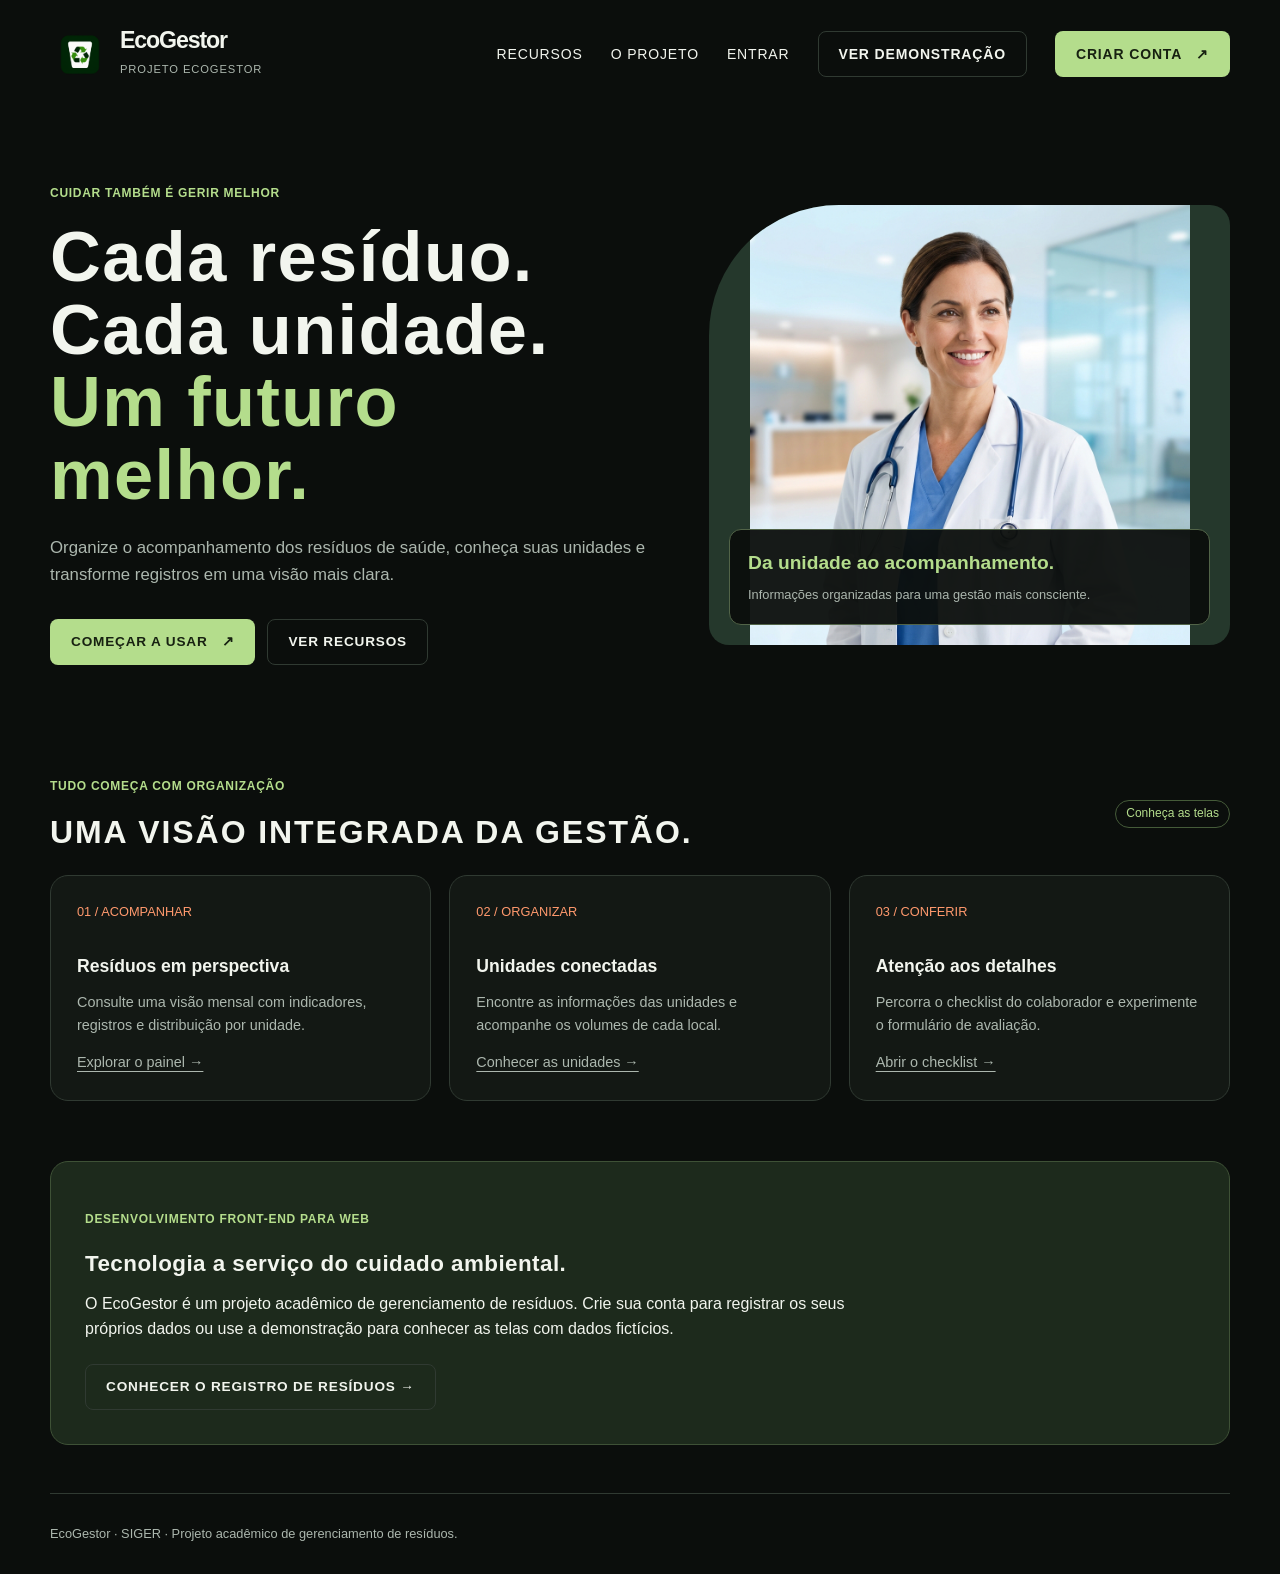
<file: PROJETO-ECOGESTOR-HTML-CSS/PROJETO-ECOGESTOR-HTML-CSS/index.html>
<!DOCTYPE html>
<html lang="pt-BR">
<head>
  <meta charset="UTF-8">
  <meta name="viewport" content="width=device-width, initial-scale=1.0">
  <meta name="description" content="EcoGestor: protótipo acadêmico de gerenciamento de resíduos de unidades de saúde.">
  <title>Gestão de resíduos | EcoGestor</title>
  <link rel="icon" href="assets/img/logo.png" type="image/png">
  <link rel="stylesheet" href="assets/css/style.css">
</head>
<body>
  <a class="skip-link" href="#conteudo">Pular para o conteúdo</a>
  <header class="public-header container">
    <a class="brand" href="index.html"><img src="assets/img/logo.png" alt="Logo do EcoGestor" width="38" height="38"><span><strong>EcoGestor</strong><small>PROJETO ECOGESTOR</small></span></a>
    <nav class="public-nav" aria-label="Navegação principal"><a href="#recursos">Recursos</a><a href="#projeto">O projeto</a><a href="login.html">Entrar</a><a class="button secondary" href="painel.html?demo=1">Ver demonstração</a><a class="button" href="cadastro.html">Criar conta <span aria-hidden="true">↗</span></a></nav>
  </header>
  <main id="conteudo" class="container">
    <section class="hero" aria-labelledby="titulo-principal">
      <div><p class="eyebrow">Cuidar também é gerir melhor</p><h1 id="titulo-principal">Cada resíduo.<br>Cada unidade.<br><span>Um futuro melhor.</span></h1><p class="description">Organize o acompanhamento dos resíduos de saúde, conheça suas unidades e transforme registros em uma visão mais clara.</p><div class="actions"><a class="button" href="cadastro.html">Começar a usar <span aria-hidden="true">↗</span></a><a class="button secondary" href="#recursos">Ver recursos</a></div></div>
      <figure class="hero-visual"><img src="assets/img/profissional-saude.png" alt="Profissional de saúde" width="500" height="440"><figcaption class="visual-caption"><strong>Da unidade ao acompanhamento.</strong><p>Informações organizadas para uma gestão mais consciente.</p></figcaption></figure>
    </section>
    <section id="recursos" class="features" aria-labelledby="recursos-titulo"><div class="section-heading"><div><p class="eyebrow">Tudo começa com organização</p><h2 id="recursos-titulo">Uma visão integrada da gestão.</h2></div><span class="badge">Conheça as telas</span></div>
      <div class="grid-3">
        <article class="panel feature"><span class="feature-number">01 / ACOMPANHAR</span><h3>Resíduos em perspectiva</h3><p>Consulte uma visão mensal com indicadores, registros e distribuição por unidade.</p><p><a href="painel.html?demo=1">Explorar o painel →</a></p></article>
        <article class="panel feature"><span class="feature-number">02 / ORGANIZAR</span><h3>Unidades conectadas</h3><p>Encontre as informações das unidades e acompanhe os volumes de cada local.</p><p><a href="unidades.html?demo=1">Conhecer as unidades →</a></p></article>
        <article class="panel feature"><span class="feature-number">03 / CONFERIR</span><h3>Atenção aos detalhes</h3><p>Percorra o checklist do colaborador e experimente o formulário de avaliação.</p><p><a href="checklist.html?demo=1">Abrir o checklist →</a></p></article>
      </div>
    </section>
    <section id="projeto" class="about" aria-labelledby="projeto-titulo"><p class="eyebrow">Desenvolvimento Front-end para Web</p><h2 id="projeto-titulo">Tecnologia a serviço do cuidado ambiental.</h2><p>O EcoGestor é um projeto acadêmico de gerenciamento de resíduos. Crie sua conta para registrar os seus próprios dados ou use a demonstração para conhecer as telas com dados fictícios.</p><a class="button secondary" href="registro.html?demo=1">Conhecer o registro de resíduos →</a></section>
  </main>
  <footer class="footer container">EcoGestor · SIGER · Projeto acadêmico de gerenciamento de resíduos.</footer>
</body>
</html>
</file>
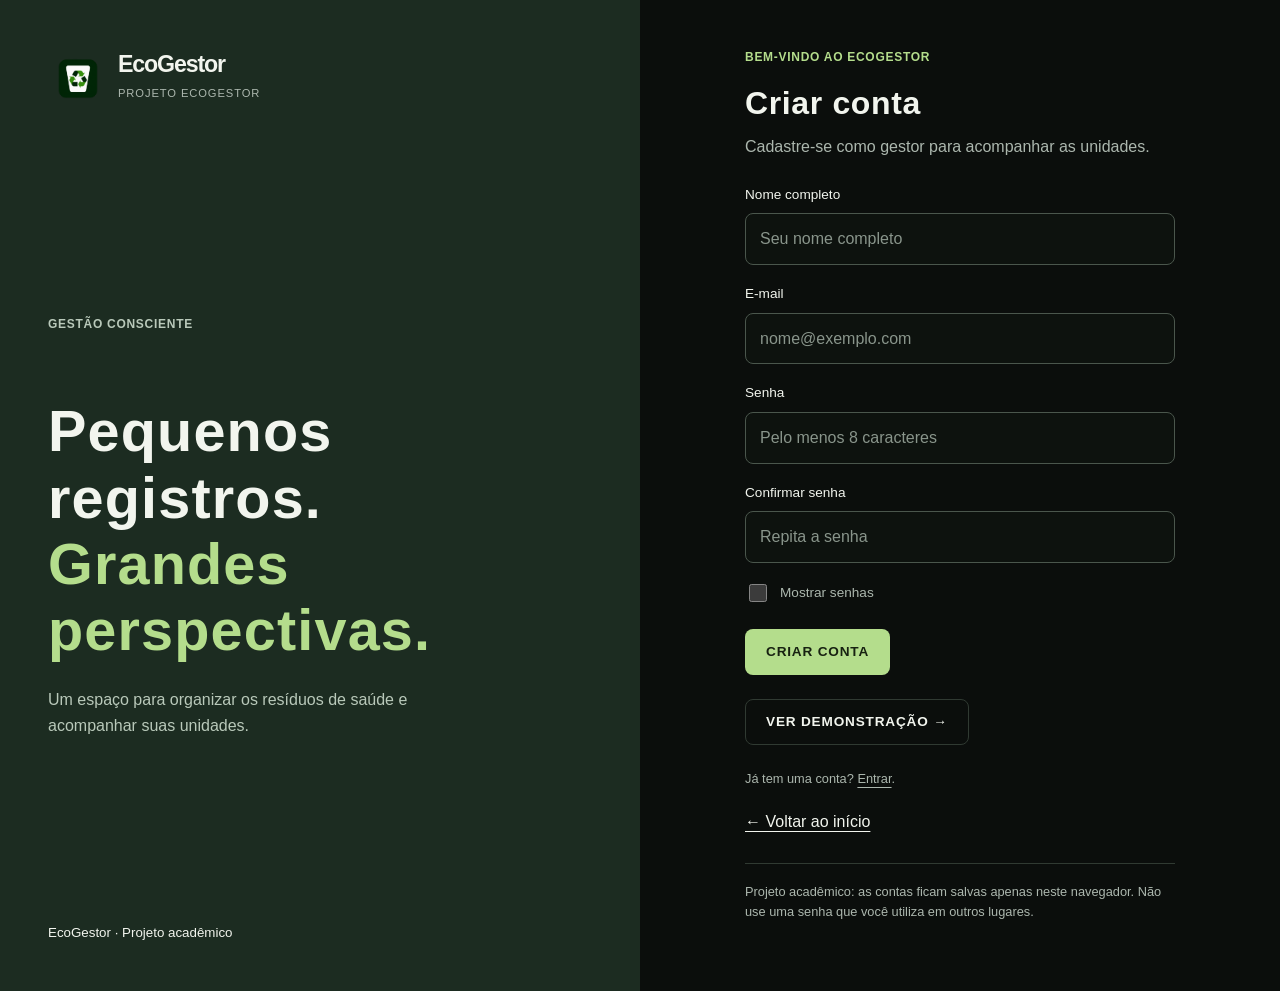
<file: PROJETO-ECOGESTOR-HTML-CSS/PROJETO-ECOGESTOR-HTML-CSS/ecogestor/ecogestor/cadastro.html>
<!DOCTYPE html>
<html lang="pt-BR">
<head>
  <meta charset="UTF-8">
  <meta name="viewport" content="width=device-width, initial-scale=1.0">
  <meta name="description" content="EcoGestor: gerenciamento de resíduos de unidades de saúde.">
  <title>Criar conta | EcoGestor</title>
  <link rel="icon" href="assets/img/logo.png" type="image/png">
  <link rel="stylesheet" href="assets/css/style.css">
</head>
<body>
  <a class="skip-link" href="#conteudo">Pular para o conteúdo</a>
  <div class="auth">
    <aside class="auth-intro"><a class="brand" href="index.html"><img src="assets/img/logo.png" alt="" width="38" height="38"><span><strong>EcoGestor</strong><small>PROJETO ECOGESTOR</small></span></a><div><p class="eyebrow">Gestão consciente</p><h1>Pequenos registros.<br><span>Grandes perspectivas.</span></h1><p>Um espaço para organizar os resíduos de saúde e acompanhar suas unidades.</p></div><small>EcoGestor · Projeto acadêmico</small></aside>
    <main id="conteudo" class="auth-main"><div class="auth-form"><p class="eyebrow">Bem-vindo ao EcoGestor</p><h2>Criar conta</h2><p class="description">Cadastre-se como gestor para acompanhar as unidades.</p>
      <p id="mensagem-form" class="notice notice-erro" role="alert" hidden></p>
      <form id="form-cadastro" novalidate><div class="field"><label for="nome">Nome completo</label><input id="nome" name="nome" type="text" autocomplete="name" maxlength="80" placeholder="Seu nome completo" required></div><div class="field"><label for="email">E-mail</label><input id="email" name="email" type="email" autocomplete="email" placeholder="nome@exemplo.com" required></div><div class="field"><label for="senha">Senha</label><input id="senha" name="senha" type="password" data-senha autocomplete="new-password" minlength="8" placeholder="Pelo menos 8 caracteres" required></div><div class="field"><label for="confirmar">Confirmar senha</label><input id="confirmar" name="confirmar" type="password" data-senha autocomplete="new-password" placeholder="Repita a senha" required></div><label class="check-label mostrar-senha"><input type="checkbox" id="mostrar-senha">Mostrar senhas</label><div class="actions"><button id="btn-enviar" class="button" type="submit">Criar conta</button></div></form>
      <div class="actions"><button id="btn-visitante" class="button secondary" type="button">Ver demonstração →</button></div>
      <p class="form-note">Já tem uma conta? <a href="login.html">Entrar</a>.</p><a href="index.html">← Voltar ao início</a>
      <p class="form-note aviso-demo">Projeto acadêmico: as contas ficam salvas apenas neste navegador. Não use uma senha que você utiliza em outros lugares.</p></div></main>
  </div>
  <script src="assets/js/auth.js"></script>
  <script src="assets/js/acesso.js"></script>
  <script>
    /* Aviso quando algum script não carrega (pasta assets/js fora do lugar) */
    (function () {
      var falha = !window.EcoAuth ? 'assets/js/auth.js' : (!window.__acessoCarregado ? 'assets/js/acesso.js' : '');
      if (!falha) return;
      var form = document.querySelector('form');
      if (form) form.addEventListener('submit', function (e) { e.preventDefault(); });
      var aviso = document.getElementById('mensagem-form');
      aviso.hidden = false;
      aviso.textContent = 'Não foi possível carregar o arquivo "' + falha + '". Confira se a pasta assets/js está ao lado desta página e se o arquivo está dentro dela.';
    })();
  </script>
</body>
</html>
</file>
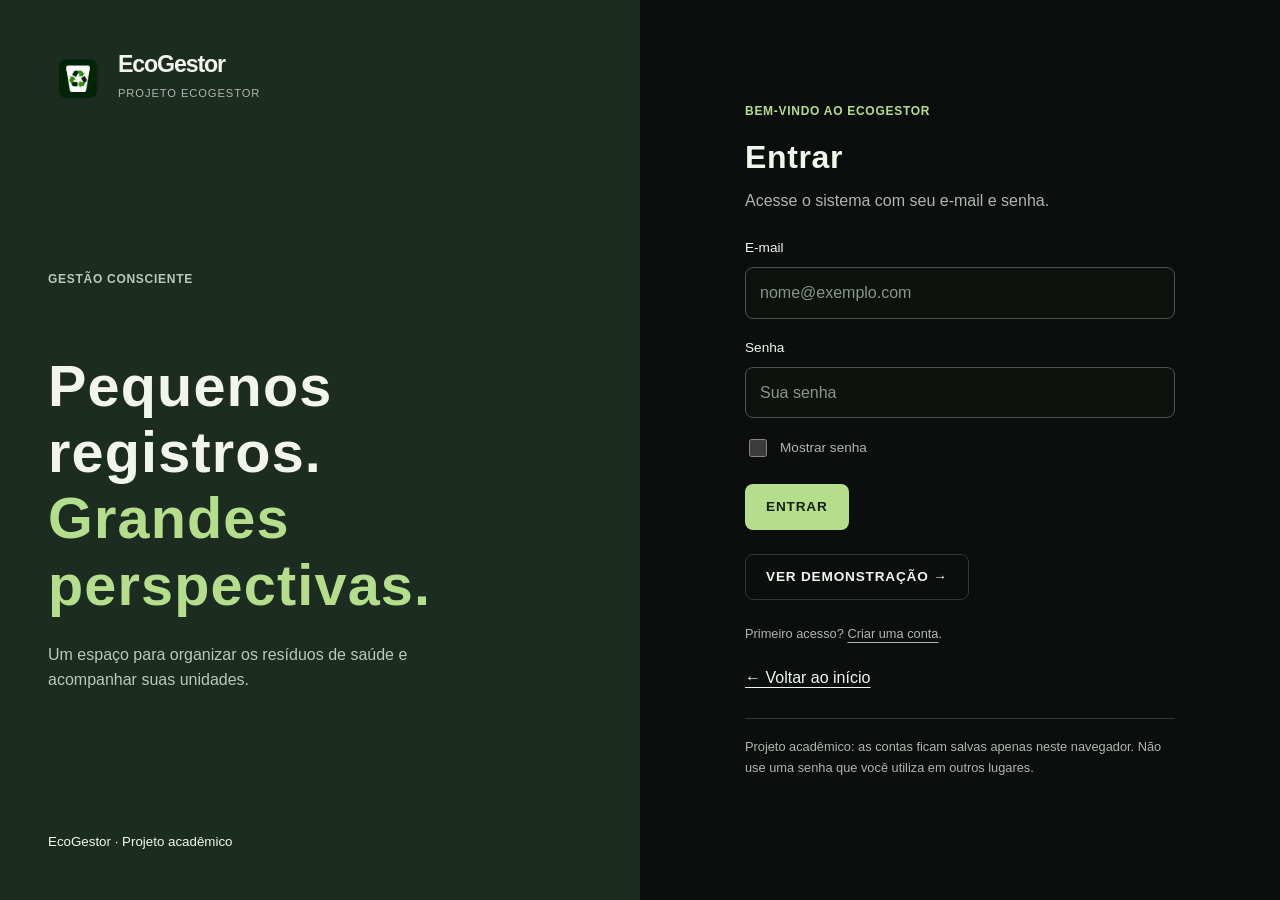
<file: PROJETO-ECOGESTOR-HTML-CSS/PROJETO-ECOGESTOR-HTML-CSS/ecogestor/ecogestor/login.html>
<!DOCTYPE html>
<html lang="pt-BR">
<head>
  <meta charset="UTF-8">
  <meta name="viewport" content="width=device-width, initial-scale=1.0">
  <meta name="description" content="EcoGestor: gerenciamento de resíduos de unidades de saúde.">
  <title>Entrar | EcoGestor</title>
  <link rel="icon" href="assets/img/logo.png" type="image/png">
  <link rel="stylesheet" href="assets/css/style.css">
</head>
<body>
  <a class="skip-link" href="#conteudo">Pular para o conteúdo</a>
  <div class="auth">
    <aside class="auth-intro"><a class="brand" href="index.html"><img src="assets/img/logo.png" alt="" width="38" height="38"><span><strong>EcoGestor</strong><small>PROJETO ECOGESTOR</small></span></a><div><p class="eyebrow">Gestão consciente</p><h1>Pequenos registros.<br><span>Grandes perspectivas.</span></h1><p>Um espaço para organizar os resíduos de saúde e acompanhar suas unidades.</p></div><small>EcoGestor · Projeto acadêmico</small></aside>
    <main id="conteudo" class="auth-main"><div class="auth-form"><p class="eyebrow">Bem-vindo ao EcoGestor</p><h2>Entrar</h2><p class="description">Acesse o sistema com seu e-mail e senha.</p>
      <p id="mensagem-form" class="notice notice-erro" role="alert" hidden></p>
      <form id="form-login" novalidate><div class="field"><label for="email">E-mail</label><input id="email" name="email" type="email" autocomplete="email" placeholder="nome@exemplo.com" required></div><div class="field"><label for="senha">Senha</label><input id="senha" name="senha" type="password" data-senha autocomplete="current-password" placeholder="Sua senha" required></div><label class="check-label mostrar-senha"><input type="checkbox" id="mostrar-senha">Mostrar senha</label><div class="actions"><button id="btn-enviar" class="button" type="submit">Entrar</button></div></form>
      <div class="actions"><button id="btn-visitante" class="button secondary" type="button">Ver demonstração →</button></div>
      <p class="form-note">Primeiro acesso? <a href="cadastro.html">Criar uma conta</a>.</p><a href="index.html">← Voltar ao início</a>
      <p class="form-note aviso-demo">Projeto acadêmico: as contas ficam salvas apenas neste navegador. Não use uma senha que você utiliza em outros lugares.</p></div></main>
  </div>
  <script src="assets/js/auth.js"></script>
  <script src="assets/js/acesso.js"></script>
  <script>
    /* Aviso quando algum script não carrega (pasta assets/js fora do lugar) */
    (function () {
      var falha = !window.EcoAuth ? 'assets/js/auth.js' : (!window.__acessoCarregado ? 'assets/js/acesso.js' : '');
      if (!falha) return;
      var form = document.querySelector('form');
      if (form) form.addEventListener('submit', function (e) { e.preventDefault(); });
      var aviso = document.getElementById('mensagem-form');
      aviso.hidden = false;
      aviso.textContent = 'Não foi possível carregar o arquivo "' + falha + '". Confira se a pasta assets/js está ao lado desta página e se o arquivo está dentro dela.';
    })();
  </script>
</body>
</html>
</file>
<file: PROJETO-ECOGESTOR-HTML-CSS/PROJETO-ECOGESTOR-HTML-CSS/assets/css/style.css>
:root {
  color-scheme: dark;
  --background: #0b0e0c;
  --surface: #131814;
  --surface-hover: #1c241e;
  --border: #303a32;
  --text: #f2f5ee;
  --muted: #acb7ae;
  --green: #b4dd8c;
  --orange: #ff996d;
  --radius: 18px;
}
* { box-sizing: border-box; }

body { margin: 0; background: var(--background); color: var(--text); font: 16px/1.6 'Segoe UI', Tahoma, Geneva, Verdana, sans-serif; }
a { color: inherit; text-underline-offset: 4px; }
img { display: block; max-width: 100%; }
h1, h2, h3, p { margin: 0; }
h1, h2, h3 { line-height: 1.15; }
h1 { font-size: clamp(2rem, 4vw, 3.3rem); letter-spacing: -0.045em; }
h2 { font-size: 1.4rem; letter-spacing: -0.025em; }
h3 { font-size: 1.1rem; }
p + p { margin-top: 1rem; }
button, input, select, textarea { font: inherit; }
button, summary { cursor: pointer; }
:focus-visible { outline: 3px solid var(--orange); outline-offset: 5px; }
.skip-link { position: absolute; top: -100px; left: 16px; z-index: 10; padding: 12px; background: var(--green); color: #142010; }
.skip-link:focus { top: 12px; }
.container { width: min(1180px, calc(100% - 48px)); margin-inline: auto; }
.muted, .description { color: var(--muted); }
.description { margin-top: 12px; max-width: 680px; }
.eyebrow { color: var(--green); font-size: .75rem; font-weight: 700; text-transform: uppercase; letter-spacing: .16em; margin-bottom: 18px; }
.brand { display: inline-flex; align-items: center; gap: 10px; text-decoration: none; }
.brand img { width: 60px; height: 60px; object-fit: contain; }
.brand strong { display: block; font-size: 1.45rem; letter-spacing: -.05em; line-height: 1.2; }
.brand small { color: var(--muted); font-size: .7rem; letter-spacing: .08em; }
.button { display: inline-flex; align-items: center; justify-content: center; gap: 14px; min-height: 46px; padding: 11px 20px; background: var(--green); border: 1px solid transparent; border-radius: 8px; color: #172111; text-decoration: none; font-weight: 700; }
.button:hover { background: #c8edaa; }
.button.secondary { color: var(--text); border-color: var(--border); background: transparent; }
.button.secondary:hover { background: var(--surface-hover); }
.actions { display: flex; flex-wrap: wrap; gap: 12px; align-items: center; }
.badge { display: inline-block; border: 1px solid #455b39; border-radius: 30px; padding: 3px 10px; color: var(--green); font-size: .75rem; white-space: nowrap; }
.badge.orange { color: var(--orange); border-color: #705040; }
.notice { padding: 14px 18px; color: #d0dec5; background: #1b271b; border: 1px solid #3b5134; border-radius: 10px; font-size: .875rem; margin-bottom: 24px; }
.panel { border: 1px solid var(--border); border-radius: var(--radius); background: var(--surface); padding: 26px; }
.section-heading { display: flex; justify-content: space-between; align-items: center; gap: 16px; margin-bottom: 24px; }
.section-heading a { color: var(--green); font-size: .875rem; }
.grid-3 { display: grid; grid-template-columns: repeat(3, minmax(0, 1fr)); gap: 18px; }
.grid-2 { display: grid; grid-template-columns: repeat(2, minmax(0, 1fr)); gap: 22px; }
.stack > * + * { margin-top: 24px; }
.footer { color: var(--muted); font-size: .8rem; padding-block: 30px; border-top: 1px solid var(--border); margin-top: 48px; }

.public-header { padding-block: 24px; display: flex; justify-content: space-between; align-items: center; gap: 24px; }
.public-nav { display: flex; align-items: center; gap: 28px; }
.public-nav a { text-decoration: none; font-size: .875rem; }
.hero { display: grid; grid-template-columns: 1.15fr 1fr; align-items: center; gap: 60px; padding-block: 76px; }
.hero h1 { font-size: clamp(2.7rem, 5.5vw, 4.8rem); line-height: 1.03; }
.hero h1 span { color: var(--green); }
.hero .description { font-size: 1.05rem; margin-block: 24px 30px; }
.hero-visual { position: relative; min-height: 440px; background: #25382c; border-radius: 130px 20px 20px 20px; overflow: hidden; }
.hero-visual > img { width: 100%; height: 440px; object-fit: contain; object-position: bottom; }
.visual-caption { position: absolute; bottom: 20px; left: 20px; right: 20px; padding: 18px; background: #0b0e0cf2; border: 1px solid #526448; border-radius: 12px; }
.visual-caption strong { display: block; color: var(--green); font-size: 1.2rem; }
.visual-caption p { font-size: .8rem; color: var(--muted); margin-top: 6px; }
.features { padding-block: 36px 60px; }
.features h2 { font-size: 2rem; }
.feature-number { color: var(--orange); font-size: .8rem; display: block; margin-bottom: 34px; }
.feature p { margin-top: 14px; color: var(--muted); font-size: .9rem; }
.about { padding: 34px; background: #1d2a1c; border: 1px solid #3e5136; border-radius: var(--radius); }
.about p { margin-block: 14px 22px; max-width: 760px; }

.app { display: grid; grid-template-columns: 228px minmax(0, 1fr); min-height: 100vh; }
.sidebar { background: #0e120f; border-right: 1px solid var(--border); padding: 32px 20px; display: flex; flex-direction: column; gap: 38px; }
.sidebar .brand { padding-inline: 8px; }
.nav-label { color: var(--muted); font-size: .65rem; letter-spacing: .14em; text-transform: uppercase; margin: 0 12px 14px; }
.sidebar nav ul { list-style: none; padding: 0; margin: 0; display: grid; gap: 5px; }
.sidebar nav a { display: flex; gap: 12px; align-items: center; padding: 11px 12px; text-decoration: none; color: var(--muted); font-size: .875rem; border-radius: 8px; }
.sidebar nav a:hover { background: var(--surface-hover); color: var(--text); }
.sidebar nav a[aria-current="page"] { color: var(--green); background: #263221; }
.nav-icon { width: 22px; text-align: center; font-size: 1.1rem; }
.sidebar-bottom { margin-top: auto; border-top: 1px solid var(--border); padding: 22px 12px 0; font-size: .75rem; color: var(--muted); }
.sidebar-bottom a { display: inline-block; margin-top: 18px; }
.workspace { min-width: 0; }
.topbar { display: flex; justify-content: space-between; align-items: center; gap: 16px; border-bottom: 1px solid var(--border); padding: 19px 38px; color: var(--muted); font-size: .8rem; }
.profile { display: inline-flex; align-items: center; gap: 10px; }
.avatar { display: grid; place-items: center; width: 32px; height: 32px; background: #2c3a27; color: var(--green); border-radius: 50%; font-size: .7rem; }
.content { max-width: 1450px; margin-inline: auto; padding: 36px 38px; }
.page-heading { display: flex; justify-content: space-between; align-items: center; gap: 24px; margin-bottom: 28px; }
.page-heading h1 { font-size: 2rem; }
.page-heading .eyebrow { margin-bottom: 8px; }
.page-heading .description { font-size: .875rem; }
.stats { display: grid; grid-template-columns: repeat(3, minmax(0, 1fr)); gap: 18px; margin-bottom: 24px; }
.stat { padding: 23px; }
.stat p { color: var(--muted); font-size: .8rem; }
.stat strong { display: block; margin-block: 10px; font-size: 2.25rem; line-height: 1.15; letter-spacing: -.04em; }
.stat strong small { color: var(--muted); font-size: 1rem; font-weight: 400; }
.stat > small { color: var(--green); font-size: .75rem; }
.chart-layout { display: grid; grid-template-columns: 1.5fr 1fr; gap: 22px; margin-bottom: 24px; }
.chart { display: flex; gap: 20px; height: 240px; padding-top: 24px; border-bottom: 1px solid var(--border); background: repeating-linear-gradient(to top, transparent 0, transparent 59px, #303a3280 60px); }
.chart-column { flex: 1; display: flex; flex-direction: column; justify-content: flex-end; align-items: center; gap: 8px; }
.chart-column span { color: var(--muted); font-size: .75rem; }
.chart-bar { width: min(100%, 62px); background: #567342; border-radius: 7px 7px 0 0; }
.chart-bar.w1 { height: 100px; }
.chart-bar.w2 { height: 150px; }
.chart-bar.w3 { height: 120px; }
.chart-bar.w4 { height: 170px; background: var(--green); }
.chart-labels { display: flex; gap: 20px; margin-top: 10px; font-size: .7rem; color: var(--muted); }
.chart-labels span { flex: 1; text-align: center; }
figure { margin: 0; }
figcaption { color: var(--muted); font-size: .75rem; margin-top: 18px; }
.unit-summary { list-style: none; padding: 0; margin: 0; }
.unit-summary li { display: flex; justify-content: space-between; gap: 16px; padding-block: 17px; border-bottom: 1px solid var(--border); font-size: .875rem; }
.unit-summary li:last-child { border: 0; }
.unit-summary strong { color: var(--green); white-space: nowrap; }
.unit-card .badge { margin-bottom: 24px; }
.unit-card p { color: var(--muted); font-size: .875rem; margin-top: 10px; }
.unit-card details { margin-top: 24px; border-top: 1px solid var(--border); padding-top: 16px; }
summary { color: var(--green); font-size: .875rem; }
/* 4. Tabelas: rolagem contida em telas pequenas */
.table-scroll { overflow-x: auto; }
table { width: 100%; border-collapse: collapse; text-align: left; font-size: .85rem; }
caption { text-align: left; color: var(--muted); font-size: .8rem; padding-bottom: 18px; }
th, td { padding: 15px 12px; border-bottom: 1px solid var(--border); white-space: nowrap; }
thead th { color: var(--muted); font-size: .7rem; text-transform: uppercase; letter-spacing: .06em; font-weight: 400; }
tbody th { font-weight: 400; }
tfoot th, tfoot td { color: var(--green); font-weight: 700; }


fieldset { border: 0; margin: 0 0 26px; padding: 0; min-width: 0; }
legend { font-weight: 700; font-size: 1.1rem; margin-bottom: 20px; }
.field { display: flex; flex-direction: column; gap: 8px; margin-bottom: 18px; }
label, .field-label { font-size: .85rem; }
input:not([type="checkbox"]):not([type="radio"]), select, textarea { width: 100%; padding: 12px 14px; border: 1px solid #4a564c; border-radius: 8px; background: #0d120e; color: var(--text); min-height: 47px; }
textarea { resize: vertical; }
input::placeholder, textarea::placeholder { color: #89958b; }
input[type="checkbox"], input[type="radio"] { accent-color: var(--green); width: 18px; height: 18px; flex-shrink: 0; }
.check-label { display: flex; align-items: center; gap: 10px; }
.form-note { font-size: .8rem; color: var(--muted); margin-bottom: 20px; }
button:disabled { opacity: .65; cursor: not-allowed; }
.form-layout { display: grid; grid-template-columns: 1.8fr 1fr; gap: 24px; align-items: start; }
.helper-list { padding-left: 20px; color: var(--muted); font-size: .9rem; }
.helper-list li + li { margin-top: 14px; }
.checklist-section { margin-bottom: 16px; }
.checklist-section > summary { padding: 18px; color: var(--text); font-weight: 700; }
.checklist-section[open] > summary { border-bottom: 1px solid var(--border); margin-bottom: 20px; }
.checklist-section fieldset { margin: 0 18px; padding-block: 16px; border-bottom: 1px solid var(--border); }
.checklist-section legend { font-size: .875rem; font-weight: 400; margin: 0; padding-top: 10px; }
.radio-options { display: flex; flex-wrap: wrap; gap: 24px; }
.checklist-section.panel { padding: 0 0 14px; }
.auth { min-height: 100vh; display: grid; grid-template-columns: 1fr 1fr; }
.auth-intro { display: flex; flex-direction: column; justify-content: space-between; padding: 48px; background: #1c2c21; }
.auth-intro h1 { font-size: clamp(2.5rem, 4.5vw, 4.5rem); margin-top: 64px; }
.auth-intro h1 span { color: var(--green); }
.auth-intro p { color: #b9c9ba; margin-top: 24px; max-width: 440px; }
.auth-main { display: flex; flex-direction: column; justify-content: center; padding: 48px; }
.auth-form { width: min(100%, 430px); margin-inline: auto; }
.auth-form h2 { font-size: 2rem; }
.auth-form .description { margin-bottom: 24px; }
.auth-form .actions { margin-block: 24px; }

@media (min-width: 1600px) { .content { padding-top: 48px; } }
@media (max-width: 1100px) {
  .app { grid-template-columns: 200px minmax(0, 1fr); }
  .content { padding: 28px 24px; }
  .topbar { padding-inline: 24px; }
  .chart-layout, .form-layout { grid-template-columns: 1fr; }
  .hero { gap: 28px; }
  .grid-3 { grid-template-columns: repeat(2, minmax(0, 1fr)); }
}
@media (max-width: 760px) {
  .app, .auth { display: block; }
  .sidebar { padding: 18px; gap: 18px; border-right: 0; border-bottom: 1px solid var(--border); }
  .sidebar nav ul { display: flex; flex-wrap: wrap; gap: 4px; }
  .sidebar nav a { padding: 8px 10px; font-size: .8rem; }
  .nav-label, .sidebar-bottom { display: none; }
  .topbar { padding: 14px 20px; }
  .content { padding: 26px 20px; }
  .page-heading { align-items: flex-start; flex-direction: column; }
  .stats { gap: 10px; }
  .stat { padding: 16px; }
  .stat strong { font-size: 1.7rem; }
  .public-header { flex-wrap: wrap; }
  .public-nav { flex-wrap: wrap; gap: 20px; }
  .hero { grid-template-columns: 1fr; padding-block: 36px; }
  .hero-visual { min-height: 340px; }
  .hero-visual > img { height: 340px; }
  .grid-2 { grid-template-columns: 1fr; gap: 0; }
  .auth-intro, .auth-main { padding: 28px 24px; }
  .auth-intro h1 { font-size: 2rem; margin-top: 30px; }
  .auth-intro > small { margin-top: 28px; }
}
@media (max-width: 480px) {
  .container { width: calc(100% - 36px); }
  .stats, .grid-3 { grid-template-columns: 1fr; }
  .panel { padding: 20px; }
  .checklist-section.panel { padding: 0 0 14px; }
  .section-heading { align-items: flex-start; flex-direction: column; }
  .profile .profile-name { display: none; }
  .chart { gap: 12px; }
  .radio-options { gap: 12px; }
}
@media print {
  :root { color-scheme: light; --text: #111; --muted: #444; --green: #254a1b; --background: #fff; --surface: #fff; --border: #aaa; }
  .sidebar, .topbar, .skip-link, .actions, .public-nav { display: none; }
  .app { display: block; }
  .content { padding: 0; }
  .panel { break-inside: avoid; }
}

@keyframes slideSmoothLeft {
  0% { 
    transform: translateX(120%); 
  }
  100% { 
    transform: translateX(0); 
  }
}

.visual-caption { 
  position: absolute; 
  bottom: 20px; 
  left: 20px; 
  right: 20px; 
  padding: 18px; 
  background: #0b0e0cf2; 
  border: 1px solid #526448; 
  border-radius: 12px;
  animation: slideSmoothLeft 4s cubic-bezier(0.16, 1, 0.3, 1) forwards;
}
/* ===== Funcionalidades (JavaScript) ===== */
.visually-hidden { position: absolute; width: 1px; height: 1px; margin: -1px; padding: 0; overflow: hidden; clip: rect(0 0 0 0); white-space: nowrap; border: 0; }
.notice-erro { color: #ffd9c9; background: #2b1a14; border-color: #7a4630; }
.notice[hidden], [hidden] { display: none !important; }
.lista-unidades-secao { margin-top: 32px; }
.section-heading .busca { margin: 0; width: min(100%, 300px); }
.card-actions { margin-top: 20px; }
.card-actions .button { min-height: 38px; padding: 7px 14px; font-size: .8rem; }
.button.danger { color: var(--orange); border-color: #705040; }
.button.danger:hover { background: #2b1a14; }
.vazio { grid-column: 1 / -1; padding: 24px 0; }
input[aria-invalid="true"] { border-color: var(--orange); }
.unit-card, .button { transition: background .35s cubic-bezier(.16, 1, .3, 1), transform .35s cubic-bezier(.16, 1, .3, 1), border-color .35s cubic-bezier(.16, 1, .3, 1); }
.unit-card:hover { transform: translateY(-3px); border-color: #455b39; }
.total-registro { margin-top: 8px; padding: 14px 18px; background: #1b271b; border: 1px solid #3b5134; border-radius: 10px; color: var(--muted); }
.total-registro strong { color: var(--green); font-size: 1.3rem; margin-left: 8px; }
select[aria-invalid="true"], textarea[aria-invalid="true"] { border-color: var(--orange); }
.notice a { color: var(--green); }
.filtro-mes { max-width: 280px; margin-bottom: 24px; }
.chart-bar { transition: height .6s cubic-bezier(.16, 1, .3, 1); }

/* ===== Checklist e histórico ===== */
.checklist-section > summary { display: flex; justify-content: space-between; align-items: center; gap: 16px; }
.secao-progresso { color: var(--green); font-size: .8rem; font-weight: 400; }
.visita-card + .visita-card { margin-top: 0; }
.visita-card details { margin-top: 18px; border-top: 1px solid var(--border); padding-top: 16px; }
.visita-card .eyebrow { margin-top: 22px; }
.visita-card p + p { margin-top: 10px; }
#contador-respostas { color: var(--green); }

/* ===== Preferências visuais: maiúsculas e animações suaves ===== */
.button, .page-heading h1, .section-heading h2, .eyebrow, .public-nav a, .nav-label { text-transform: uppercase; letter-spacing: .06em; }
.button { font-size: .85rem; }
h1, h2 { letter-spacing: .02em; }
.public-nav a, .sidebar nav a, .button, .panel, .badge { transition: color .35s cubic-bezier(.16, 1, .3, 1), background .35s cubic-bezier(.16, 1, .3, 1), border-color .35s cubic-bezier(.16, 1, .3, 1), transform .35s cubic-bezier(.16, 1, .3, 1); }
.button:hover { transform: translateY(-2px); }
.button:active { transform: translateY(0); }
@media (prefers-reduced-motion: reduce) { * { transition: none !important; animation: none !important; } }

/* ===== Acesso e sessão ===== */
.mostrar-senha { margin-bottom: 8px; font-size: .85rem; color: var(--muted); }
.aviso-demo { margin-top: 28px; padding-top: 18px; border-top: 1px solid var(--border); }
.btn-sair { min-height: 34px; padding: 5px 14px; font-size: .75rem; }

/* ===== Aviso da versão de demonstração ===== */
.demo-aviso { border-color: #705040; background: #2b1a14; color: #ffd9c9; }
.demo-aviso a { color: var(--green); }
.check-label + .check-label { margin-top: 12px; }
input:disabled { opacity: .6; cursor: not-allowed; }
</file>
<file: PROJETO-ECOGESTOR-HTML-CSS/PROJETO-ECOGESTOR-HTML-CSS/ecogestor/ecogestor/assets/css/style.css>
:root {
  color-scheme: dark;
  --background: #0b0e0c;
  --surface: #131814;
  --surface-hover: #1c241e;
  --border: #303a32;
  --text: #f2f5ee;
  --muted: #acb7ae;
  --green: #b4dd8c;
  --orange: #ff996d;
  --radius: 18px;
}
* { box-sizing: border-box; }

body { margin: 0; background: var(--background); color: var(--text); font: 16px/1.6 'Segoe UI', Tahoma, Geneva, Verdana, sans-serif; }
a { color: inherit; text-underline-offset: 4px; }
img { display: block; max-width: 100%; }
h1, h2, h3, p { margin: 0; }
h1, h2, h3 { line-height: 1.15; }
h1 { font-size: clamp(2rem, 4vw, 3.3rem); letter-spacing: -0.045em; }
h2 { font-size: 1.4rem; letter-spacing: -0.025em; }
h3 { font-size: 1.1rem; }
p + p { margin-top: 1rem; }
button, input, select, textarea { font: inherit; }
button, summary { cursor: pointer; }
:focus-visible { outline: 3px solid var(--orange); outline-offset: 5px; }
.skip-link { position: absolute; top: -100px; left: 16px; z-index: 10; padding: 12px; background: var(--green); color: #142010; }
.skip-link:focus { top: 12px; }
.container { width: min(1180px, calc(100% - 48px)); margin-inline: auto; }
.muted, .description { color: var(--muted); }
.description { margin-top: 12px; max-width: 680px; }
.eyebrow { color: var(--green); font-size: .75rem; font-weight: 700; text-transform: uppercase; letter-spacing: .16em; margin-bottom: 18px; }
.brand { display: inline-flex; align-items: center; gap: 10px; text-decoration: none; }
.brand img { width: 60px; height: 60px; object-fit: contain; }
.brand strong { display: block; font-size: 1.45rem; letter-spacing: -.05em; line-height: 1.2; }
.brand small { color: var(--muted); font-size: .7rem; letter-spacing: .08em; }
.button { display: inline-flex; align-items: center; justify-content: center; gap: 14px; min-height: 46px; padding: 11px 20px; background: var(--green); border: 1px solid transparent; border-radius: 8px; color: #172111; text-decoration: none; font-weight: 700; }
.button:hover { background: #c8edaa; }
.button.secondary { color: var(--text); border-color: var(--border); background: transparent; }
.button.secondary:hover { background: var(--surface-hover); }
.actions { display: flex; flex-wrap: wrap; gap: 12px; align-items: center; }
.badge { display: inline-block; border: 1px solid #455b39; border-radius: 30px; padding: 3px 10px; color: var(--green); font-size: .75rem; white-space: nowrap; }
.badge.orange { color: var(--orange); border-color: #705040; }
.notice { padding: 14px 18px; color: #d0dec5; background: #1b271b; border: 1px solid #3b5134; border-radius: 10px; font-size: .875rem; margin-bottom: 24px; }
.panel { border: 1px solid var(--border); border-radius: var(--radius); background: var(--surface); padding: 26px; }
.section-heading { display: flex; justify-content: space-between; align-items: center; gap: 16px; margin-bottom: 24px; }
.section-heading a { color: var(--green); font-size: .875rem; }
.grid-3 { display: grid; grid-template-columns: repeat(3, minmax(0, 1fr)); gap: 18px; }
.grid-2 { display: grid; grid-template-columns: repeat(2, minmax(0, 1fr)); gap: 22px; }
.stack > * + * { margin-top: 24px; }
.footer { color: var(--muted); font-size: .8rem; padding-block: 30px; border-top: 1px solid var(--border); margin-top: 48px; }

.public-header { padding-block: 24px; display: flex; justify-content: space-between; align-items: center; gap: 24px; }
.public-nav { display: flex; align-items: center; gap: 28px; }
.public-nav a { text-decoration: none; font-size: .875rem; }
.hero { display: grid; grid-template-columns: 1.15fr 1fr; align-items: center; gap: 60px; padding-block: 76px; }
.hero h1 { font-size: clamp(2.7rem, 5.5vw, 4.8rem); line-height: 1.03; }
.hero h1 span { color: var(--green); }
.hero .description { font-size: 1.05rem; margin-block: 24px 30px; }
.hero-visual { position: relative; min-height: 440px; background: #25382c; border-radius: 130px 20px 20px 20px; overflow: hidden; }
.hero-visual > img { width: 100%; height: 440px; object-fit: contain; object-position: bottom; }
.visual-caption { position: absolute; bottom: 20px; left: 20px; right: 20px; padding: 18px; background: #0b0e0cf2; border: 1px solid #526448; border-radius: 12px; }
.visual-caption strong { display: block; color: var(--green); font-size: 1.2rem; }
.visual-caption p { font-size: .8rem; color: var(--muted); margin-top: 6px; }
.features { padding-block: 36px 60px; }
.features h2 { font-size: 2rem; }
.feature-number { color: var(--orange); font-size: .8rem; display: block; margin-bottom: 34px; }
.feature p { margin-top: 14px; color: var(--muted); font-size: .9rem; }
.about { padding: 34px; background: #1d2a1c; border: 1px solid #3e5136; border-radius: var(--radius); }
.about p { margin-block: 14px 22px; max-width: 760px; }

.app { display: grid; grid-template-columns: 228px minmax(0, 1fr); min-height: 100vh; }
.sidebar { background: #0e120f; border-right: 1px solid var(--border); padding: 32px 20px; display: flex; flex-direction: column; gap: 38px; }
.sidebar .brand { padding-inline: 8px; }
.nav-label { color: var(--muted); font-size: .65rem; letter-spacing: .14em; text-transform: uppercase; margin: 0 12px 14px; }
.sidebar nav ul { list-style: none; padding: 0; margin: 0; display: grid; gap: 5px; }
.sidebar nav a { display: flex; gap: 12px; align-items: center; padding: 11px 12px; text-decoration: none; color: var(--muted); font-size: .875rem; border-radius: 8px; }
.sidebar nav a:hover { background: var(--surface-hover); color: var(--text); }
.sidebar nav a[aria-current="page"] { color: var(--green); background: #263221; }
.nav-icon { width: 22px; text-align: center; font-size: 1.1rem; }
.sidebar-bottom { margin-top: auto; border-top: 1px solid var(--border); padding: 22px 12px 0; font-size: .75rem; color: var(--muted); }
.sidebar-bottom a { display: inline-block; margin-top: 18px; }
.workspace { min-width: 0; }
.topbar { display: flex; justify-content: space-between; align-items: center; gap: 16px; border-bottom: 1px solid var(--border); padding: 19px 38px; color: var(--muted); font-size: .8rem; }
.profile { display: inline-flex; align-items: center; gap: 10px; }
.avatar { display: grid; place-items: center; width: 32px; height: 32px; background: #2c3a27; color: var(--green); border-radius: 50%; font-size: .7rem; }
.content { max-width: 1450px; margin-inline: auto; padding: 36px 38px; }
.page-heading { display: flex; justify-content: space-between; align-items: center; gap: 24px; margin-bottom: 28px; }
.page-heading h1 { font-size: 2rem; }
.page-heading .eyebrow { margin-bottom: 8px; }
.page-heading .description { font-size: .875rem; }
.stats { display: grid; grid-template-columns: repeat(3, minmax(0, 1fr)); gap: 18px; margin-bottom: 24px; }
.stat { padding: 23px; }
.stat p { color: var(--muted); font-size: .8rem; }
.stat strong { display: block; margin-block: 10px; font-size: 2.25rem; line-height: 1.15; letter-spacing: -.04em; }
.stat strong small { color: var(--muted); font-size: 1rem; font-weight: 400; }
.stat > small { color: var(--green); font-size: .75rem; }
.chart-layout { display: grid; grid-template-columns: 1.5fr 1fr; gap: 22px; margin-bottom: 24px; }
.chart { display: flex; gap: 20px; height: 240px; padding-top: 24px; border-bottom: 1px solid var(--border); background: repeating-linear-gradient(to top, transparent 0, transparent 59px, #303a3280 60px); }
.chart-column { flex: 1; display: flex; flex-direction: column; justify-content: flex-end; align-items: center; gap: 8px; }
.chart-column span { color: var(--muted); font-size: .75rem; }
.chart-bar { width: min(100%, 62px); background: #567342; border-radius: 7px 7px 0 0; }
.chart-bar.w1 { height: 100px; }
.chart-bar.w2 { height: 150px; }
.chart-bar.w3 { height: 120px; }
.chart-bar.w4 { height: 170px; background: var(--green); }
.chart-labels { display: flex; gap: 20px; margin-top: 10px; font-size: .7rem; color: var(--muted); }
.chart-labels span { flex: 1; text-align: center; }
figure { margin: 0; }
figcaption { color: var(--muted); font-size: .75rem; margin-top: 18px; }
.unit-summary { list-style: none; padding: 0; margin: 0; }
.unit-summary li { display: flex; justify-content: space-between; gap: 16px; padding-block: 17px; border-bottom: 1px solid var(--border); font-size: .875rem; }
.unit-summary li:last-child { border: 0; }
.unit-summary strong { color: var(--green); white-space: nowrap; }
.unit-card .badge { margin-bottom: 24px; }
.unit-card p { color: var(--muted); font-size: .875rem; margin-top: 10px; }
.unit-card details { margin-top: 24px; border-top: 1px solid var(--border); padding-top: 16px; }
summary { color: var(--green); font-size: .875rem; }

.table-scroll { overflow-x: auto; }
table { width: 100%; border-collapse: collapse; text-align: left; font-size: .85rem; }
caption { text-align: left; color: var(--muted); font-size: .8rem; padding-bottom: 18px; }
th, td { padding: 15px 12px; border-bottom: 1px solid var(--border); white-space: nowrap; }
thead th { color: var(--muted); font-size: .7rem; text-transform: uppercase; letter-spacing: .06em; font-weight: 400; }
tbody th { font-weight: 400; }
tfoot th, tfoot td { color: var(--green); font-weight: 700; }


fieldset { border: 0; margin: 0 0 26px; padding: 0; min-width: 0; }
legend { font-weight: 700; font-size: 1.1rem; margin-bottom: 20px; }
.field { display: flex; flex-direction: column; gap: 8px; margin-bottom: 18px; }
label, .field-label { font-size: .85rem; }
input:not([type="checkbox"]):not([type="radio"]), select, textarea { width: 100%; padding: 12px 14px; border: 1px solid #4a564c; border-radius: 8px; background: #0d120e; color: var(--text); min-height: 47px; }
textarea { resize: vertical; }
input::placeholder, textarea::placeholder { color: #89958b; }
input[type="checkbox"], input[type="radio"] { accent-color: var(--green); width: 18px; height: 18px; flex-shrink: 0; }
.check-label { display: flex; align-items: center; gap: 10px; }
.form-note { font-size: .8rem; color: var(--muted); margin-bottom: 20px; }
button:disabled { opacity: .65; cursor: not-allowed; }
.form-layout { display: grid; grid-template-columns: 1.8fr 1fr; gap: 24px; align-items: start; }
.helper-list { padding-left: 20px; color: var(--muted); font-size: .9rem; }
.helper-list li + li { margin-top: 14px; }
.checklist-section { margin-bottom: 16px; }
.checklist-section > summary { padding: 18px; color: var(--text); font-weight: 700; }
.checklist-section[open] > summary { border-bottom: 1px solid var(--border); margin-bottom: 20px; }
.checklist-section fieldset { margin: 0 18px; padding-block: 16px; border-bottom: 1px solid var(--border); }
.checklist-section legend { font-size: .875rem; font-weight: 400; margin: 0; padding-top: 10px; }
.radio-options { display: flex; flex-wrap: wrap; gap: 24px; }
.checklist-section.panel { padding: 0 0 14px; }
.auth { min-height: 100vh; display: grid; grid-template-columns: 1fr 1fr; }
.auth-intro { display: flex; flex-direction: column; justify-content: space-between; padding: 48px; background: #1c2c21; }
.auth-intro h1 { font-size: clamp(2.5rem, 4.5vw, 4.5rem); margin-top: 64px; }
.auth-intro h1 span { color: var(--green); }
.auth-intro p { color: #b9c9ba; margin-top: 24px; max-width: 440px; }
.auth-main { display: flex; flex-direction: column; justify-content: center; padding: 48px; }
.auth-form { width: min(100%, 430px); margin-inline: auto; }
.auth-form h2 { font-size: 2rem; }
.auth-form .description { margin-bottom: 24px; }
.auth-form .actions { margin-block: 24px; }

@media (min-width: 1600px) { .content { padding-top: 48px; } }
@media (max-width: 1100px) {
  .app { grid-template-columns: 200px minmax(0, 1fr); }
  .content { padding: 28px 24px; }
  .topbar { padding-inline: 24px; }
  .chart-layout, .form-layout { grid-template-columns: 1fr; }
  .hero { gap: 28px; }
  .grid-3 { grid-template-columns: repeat(2, minmax(0, 1fr)); }
}
@media (max-width: 760px) {
  .app, .auth { display: block; }
  .sidebar { padding: 18px; gap: 18px; border-right: 0; border-bottom: 1px solid var(--border); }
  .sidebar nav ul { display: flex; flex-wrap: wrap; gap: 4px; }
  .sidebar nav a { padding: 8px 10px; font-size: .8rem; }
  .nav-label, .sidebar-bottom { display: none; }
  .topbar { padding: 14px 20px; }
  .content { padding: 26px 20px; }
  .page-heading { align-items: flex-start; flex-direction: column; }
  .stats { gap: 10px; }
  .stat { padding: 16px; }
  .stat strong { font-size: 1.7rem; }
  .public-header { flex-wrap: wrap; }
  .public-nav { flex-wrap: wrap; gap: 20px; }
  .hero { grid-template-columns: 1fr; padding-block: 36px; }
  .hero-visual { min-height: 340px; }
  .hero-visual > img { height: 340px; }
  .grid-2 { grid-template-columns: 1fr; gap: 0; }
  .auth-intro, .auth-main { padding: 28px 24px; }
  .auth-intro h1 { font-size: 2rem; margin-top: 30px; }
  .auth-intro > small { margin-top: 28px; }
}
@media (max-width: 480px) {
  .container { width: calc(100% - 36px); }
  .stats, .grid-3 { grid-template-columns: 1fr; }
  .panel { padding: 20px; }
  .checklist-section.panel { padding: 0 0 14px; }
  .section-heading { align-items: flex-start; flex-direction: column; }
  .profile .profile-name { display: none; }
  .chart { gap: 12px; }
  .radio-options { gap: 12px; }
}
@media print {
  :root { color-scheme: light; --text: #111; --muted: #444; --green: #254a1b; --background: #fff; --surface: #fff; --border: #aaa; }
  .sidebar, .topbar, .skip-link, .actions, .public-nav { display: none; }
  .app { display: block; }
  .content { padding: 0; }
  .panel { break-inside: avoid; }
}

@keyframes slideSmoothLeft {
  0% { 
    transform: translateX(120%); 
  }
  100% { 
    transform: translateX(0); 
  }
}

.visual-caption { 
  position: absolute; 
  bottom: 20px; 
  left: 20px; 
  right: 20px; 
  padding: 18px; 
  background: #0b0e0cf2; 
  border: 1px solid #526448; 
  border-radius: 12px;
  animation: slideSmoothLeft 4s cubic-bezier(0.16, 1, 0.3, 1) forwards;
}
/* ===== Funcionalidades (JavaScript) ===== */
.visually-hidden { position: absolute; width: 1px; height: 1px; margin: -1px; padding: 0; overflow: hidden; clip: rect(0 0 0 0); white-space: nowrap; border: 0; }
.notice-erro { color: #ffd9c9; background: #2b1a14; border-color: #7a4630; }
.notice[hidden], [hidden] { display: none !important; }
.lista-unidades-secao { margin-top: 32px; }
.section-heading .busca { margin: 0; width: min(100%, 300px); }
.card-actions { margin-top: 20px; }
.card-actions .button { min-height: 38px; padding: 7px 14px; font-size: .8rem; }
.button.danger { color: var(--orange); border-color: #705040; }
.button.danger:hover { background: #2b1a14; }
.vazio { grid-column: 1 / -1; padding: 24px 0; }
input[aria-invalid="true"] { border-color: var(--orange); }
.unit-card, .button { transition: background .35s cubic-bezier(.16, 1, .3, 1), transform .35s cubic-bezier(.16, 1, .3, 1), border-color .35s cubic-bezier(.16, 1, .3, 1); }
.unit-card:hover { transform: translateY(-3px); border-color: #455b39; }
.total-registro { margin-top: 8px; padding: 14px 18px; background: #1b271b; border: 1px solid #3b5134; border-radius: 10px; color: var(--muted); }
.total-registro strong { color: var(--green); font-size: 1.3rem; margin-left: 8px; }
select[aria-invalid="true"], textarea[aria-invalid="true"] { border-color: var(--orange); }
.notice a { color: var(--green); }
.filtro-mes { max-width: 280px; margin-bottom: 24px; }
.chart-bar { transition: height .6s cubic-bezier(.16, 1, .3, 1); }

.checklist-section > summary { display: flex; justify-content: space-between; align-items: center; gap: 16px; }
.secao-progresso { color: var(--green); font-size: .8rem; font-weight: 400; }
.visita-card + .visita-card { margin-top: 0; }
.visita-card details { margin-top: 18px; border-top: 1px solid var(--border); padding-top: 16px; }
.visita-card .eyebrow { margin-top: 22px; }
.visita-card p + p { margin-top: 10px; }
#contador-respostas { color: var(--green); }

.button, .page-heading h1, .section-heading h2, .eyebrow, .public-nav a, .nav-label { text-transform: uppercase; letter-spacing: .06em; }
.button { font-size: .85rem; }
h1, h2 { letter-spacing: .02em; }
.public-nav a, .sidebar nav a, .button, .panel, .badge { transition: color .35s cubic-bezier(.16, 1, .3, 1), background .35s cubic-bezier(.16, 1, .3, 1), border-color .35s cubic-bezier(.16, 1, .3, 1), transform .35s cubic-bezier(.16, 1, .3, 1); }
.button:hover { transform: translateY(-2px); }
.button:active { transform: translateY(0); }
@media (prefers-reduced-motion: reduce) { * { transition: none !important; animation: none !important; } }

.mostrar-senha { margin-bottom: 8px; font-size: .85rem; color: var(--muted); }
.aviso-demo { margin-top: 28px; padding-top: 18px; border-top: 1px solid var(--border); }
.btn-sair { min-height: 34px; padding: 5px 14px; font-size: .75rem; }

/* ===== Aviso da versão de demonstração ===== */
.demo-aviso { border-color: #705040; background: #2b1a14; color: #ffd9c9; }
.demo-aviso a { color: var(--green); }
.check-label + .check-label { margin-top: 12px; }
input:disabled { opacity: .6; cursor: not-allowed; }
</file>
